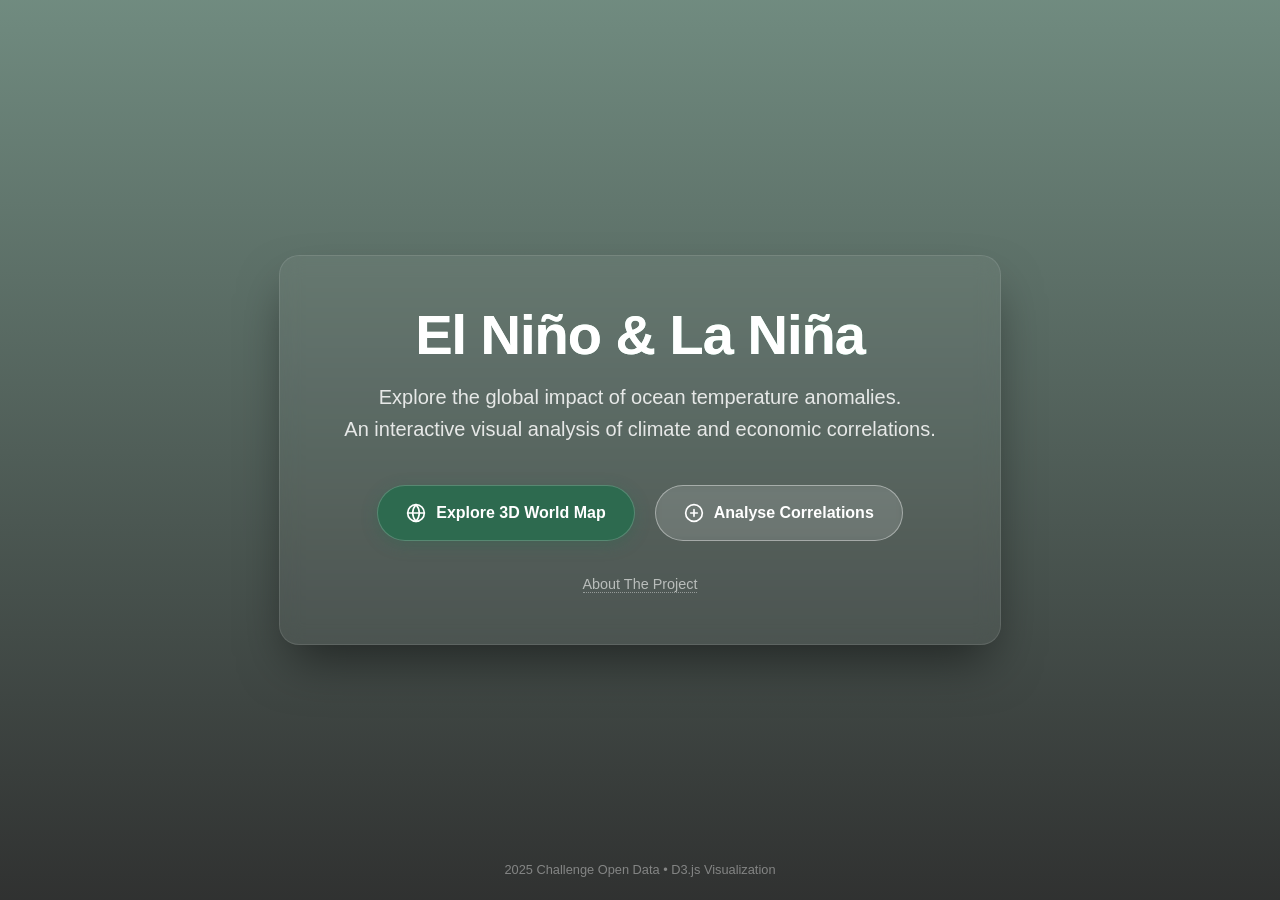
<file: index.html>
<!DOCTYPE html>
<html lang="en">
<head>
    <meta charset="UTF-8" />
    <meta name="viewport" content="width=device-width, initial-scale=1.0" />
    <title>El Niño & La Niña — Global Visual Analysis</title>
    <link rel="stylesheet" href="styles/main.css" />
</head>
<body>
   <style>
    body {
      overflow: hidden;
    }
  </style> 
    <div class="hero-background"></div>
    
    <div class="hero-overlay"></div>

    <div class="hero-content">
        <div class="glass-card">
            <h1>El Niño & La Niña</h1>
            <p class="subtitle">
                Explore the global impact of ocean temperature anomalies.<br>
                An interactive visual analysis of climate and economic correlations.
            </p>

            <div class="cta-group">
                <a href="map.html" class="cta-btn cta-primary">
                    <svg width="20" height="20" viewBox="0 0 24 24" fill="none" stroke="currentColor" stroke-width="2" stroke-linecap="round" stroke-linejoin="round"><circle cx="12" cy="12" r="10"></circle><path d="M2 12h20"></path><path d="M12 2a15.3 15.3 0 0 1 4 10 15.3 15.3 0 0 1-4 10 15.3 15.3 0 0 1-4-10 15.3 15.3 0 0 1 4-10z"></path></svg>
                    Explore 3D World Map
                </a>
                
                <a href="scatterplot.html" class="cta-btn cta-secondary">
                    <svg width="20" height="20" viewBox="0 0 24 24" fill="none" stroke="currentColor" stroke-width="2" stroke-linecap="round" stroke-linejoin="round"><circle cx="12" cy="12" r="10"></circle><path d="M8 12h8"></path><path d="M12 8v8"></path></svg>
                    Analyse Correlations
                </a>
            </div>
            
            <div style="margin-top: 30px;">
                <a href="about.html" style="color: rgba(255,255,255,0.6); text-decoration: none; font-size: 0.9rem; border-bottom: 1px dotted rgba(255,255,255,0.4);">About The Project</a>
            </div>
        </div>

        <div class="footer-credits">
            2025 Challenge Open Data &bull; D3.js Visualization
        </div>
    </div>

</body>
</html>
</file>
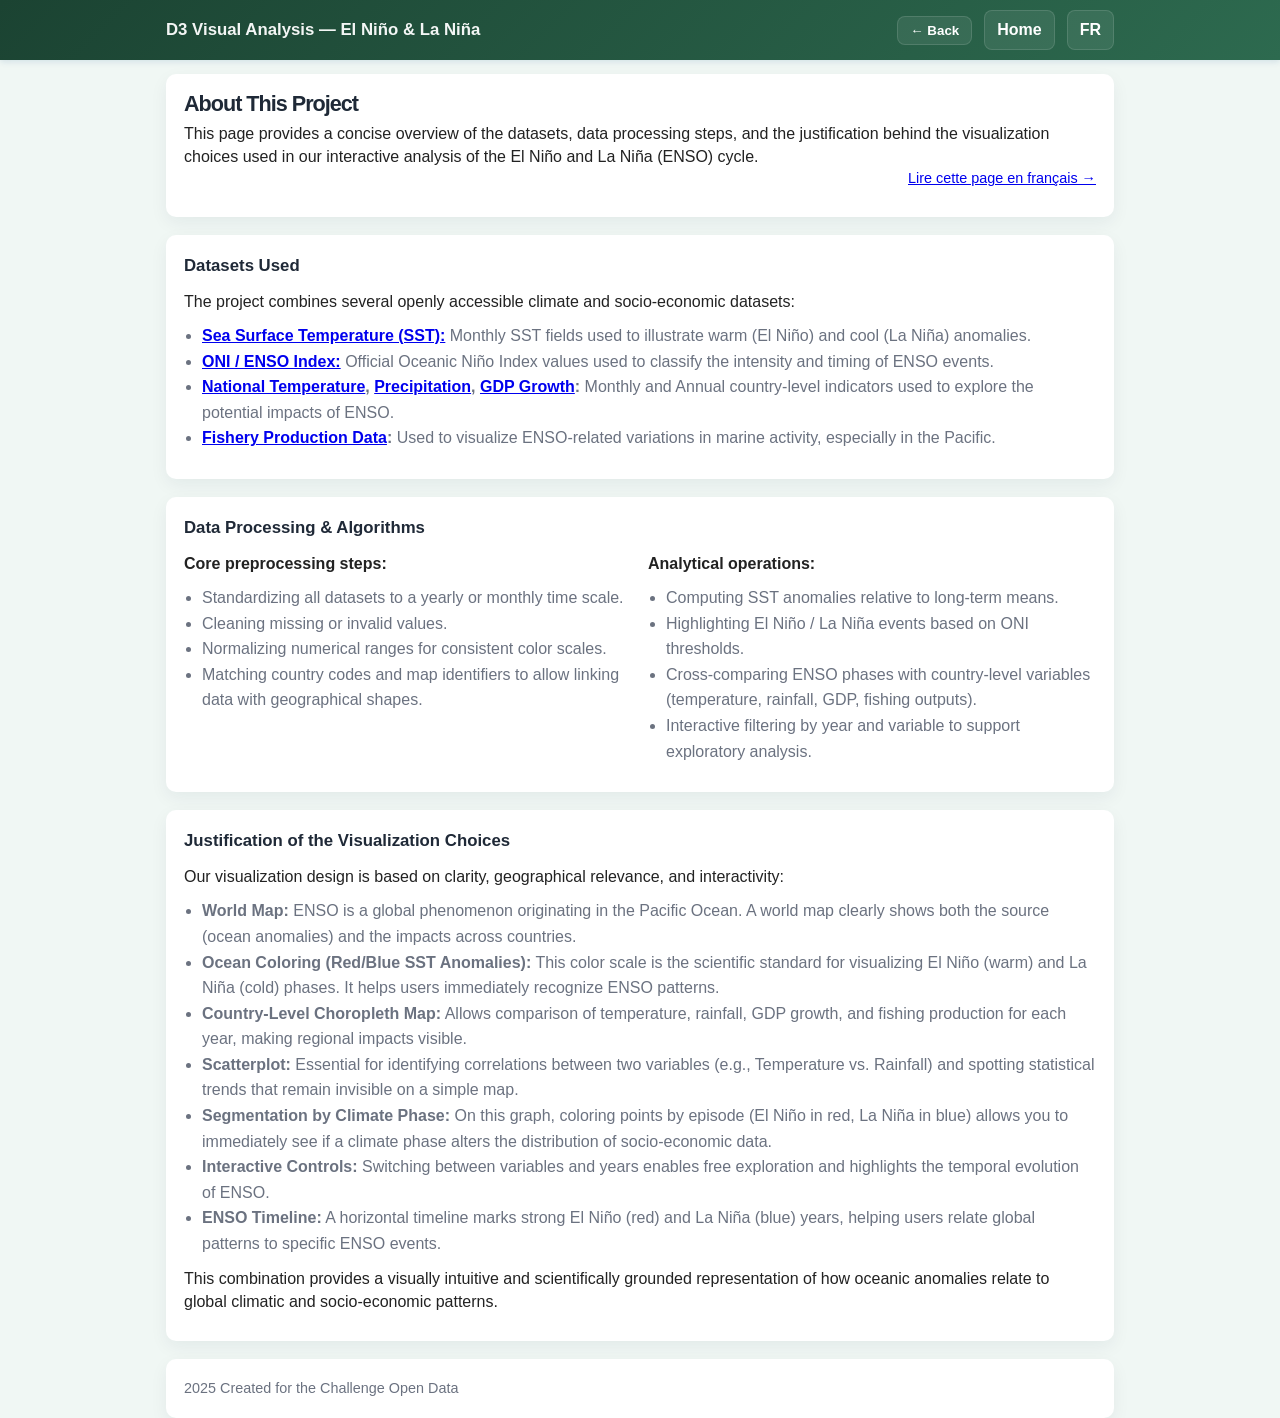
<file: about.html>
<!doctype html>
<html lang="en">
<head>
    <meta charset="utf-8" />
    <meta name="viewport" content="width=device-width,initial-scale=1" />
    <link rel="alternate" hreflang="en" href="about.html">
    <link rel="alternate" hreflang="fr" href="about_fr.html">
    <title>About — Visual Analysis of El Niño / La Niña</title>
    <link rel="stylesheet" href="styles/main.css" />
    <style>
        /* Small page-specific helpers while using the main theme */
        :root{ --maxw:980px; }
        .container{ max-width:var(--maxw); margin:0 auto; padding:0 16px; }
        /* Restore nav-row so header items sit in one line (brand, spacer, buttons) */
        .nav-row{ display:flex; gap:12px; align-items:center; width:100%; }
        .nav-row .brand{ margin-right:0; }
        .card{ background:#fff; border-radius:10px; padding:18px; box-shadow:0 6px 18px rgba(20,40,60,.06); }
        .grid-2{ display:grid; grid-template-columns:1fr 1fr; gap:16px; }
        @media (max-width:720px){ .grid-2{grid-template-columns:1fr} }
        /* Use the scatterplot header gradient to match style */
        header{ height:7vh; min-height:60px; color:#fff; display:flex; align-items:center; padding:0 18px; background:linear-gradient(135deg,#1b4332 0%,#2d6a4f 100%); box-shadow:0 2px 6px rgba(11,78,139,.12); }
        /* Ensure content cards have vertical spacing */
        main{ margin-top: 14px; display: grid; gap:18px; }
        .brand{ font-weight:600; font-size:1.05rem; color:rgba(255,255,255,0.95); }
        .btn{ background:rgba(255,255,255,.08); border:1px solid rgba(255,255,255,.12); color:#fff; padding:6px 12px; border-radius:8px; cursor:pointer; font-weight:600; display:inline-flex; gap:8px; align-items:center; text-decoration:none; }
        .btn:hover{ background:rgba(255,255,255,.14); }
        h1{ margin:0 0 6px 0; font-size:1.35rem; }
        h2{ margin:0 0 10px 0; font-size:1.05rem; }
        p{ color:#222; line-height:1.45; margin:0 0 10px 0; }
        ul{ margin:0 0 10px 18px; color:var(--text-muted, #6c757d); }
        footer{ color:var(--text-muted, #6c757d); font-size:0.9rem; padding:10px 0; text-align:center; }
        body{ overflow: scroll; }
    </style>
</head>
<body>
    <header>
        <div class="container nav-row" role="navigation" aria-label="Top navigation">
            <div class="brand">D3 Visual Analysis — El Niño & La Niña</div>
            <div style="flex:1"></div>
            <button class="btn" id="backBtn" title="Back">← Back</button>
            <a class="btn" href="index.html" title="Home">Home</a>
            <a class="btn" href="about_fr.html" title="Français">FR</a>
        </div>
    </header>

    <div class="container">
        <main>
            <section class="card" aria-labelledby="overviewTitle">
                <h1 id="overviewTitle">About This Project</h1>
                <p>
                    This page provides a concise overview of the datasets, data processing steps, and the 
                    justification behind the visualization choices used in our interactive analysis 
                    of the El Niño and La Niña (ENSO) cycle.
                </p>
                <p style="text-align:right; font-size:0.9rem; color:var(--muted); margin-top:-10px;">
                    <a href="about_fr.html">Lire cette page en français →</a>
                </p>
            </section>

            <section class="card" aria-labelledby="dataTitle">
                <h2 id="dataTitle">Datasets Used</h2>
                <p>The project combines several openly accessible climate and socio-economic datasets:</p>
                <ul>
                    <li><strong><a href="https://psl.noaa.gov">Sea Surface Temperature (SST):</a></strong> Monthly SST fields used to illustrate warm (El Niño) and cool (La Niña) anomalies.</li>
                    <li><strong><a href="https://psl.noaa.gov/data/correlation/oni.data">ONI / ENSO Index:</a></strong> Official Oceanic Niño Index values used to classify the intensity and timing of ENSO events.</li>
                    <li><strong>
                        <a href="https://cds.climate.copernicus.eu/datasets/reanalysis-era5-single-levels-monthly-means?tab=overview">National Temperature</a>, 
                        <a href="https://opendata.dwd.de/climate_environment/GPCC/html/fulldata-monthly_v2022_doi_download.html">Precipitation</a>, 
                        <a href="https://data.worldbank.org/">GDP Growth</a>:</strong> Monthly and Annual country-level indicators used to explore the potential impacts of ENSO.</li>
                    <li><strong><a href="https://www.fao.org/fishery/statistics-query/en/capture/capture_quantity">Fishery Production Data</a>:</strong> Used to visualize ENSO-related variations in marine activity, especially in the Pacific.</li>
                </ul>
            </section>

            <section class="card" aria-labelledby="procTitle">
                <h2 id="procTitle">Data Processing & Algorithms</h2>
                <div class="grid-2">
                    <div>
                        <p><strong>Core preprocessing steps:</strong></p>
                        <ul>
                            <li>Standardizing all datasets to a yearly or monthly time scale.</li>
                            <li>Cleaning missing or invalid values.</li>
                            <li>Normalizing numerical ranges for consistent color scales.</li>
                            <li>Matching country codes and map identifiers to allow linking data with geographical shapes.</li>
                        </ul>
                    </div>
                    <div>
                        <p><strong>Analytical operations:</strong></p>
                        <ul>
                            <li>Computing SST anomalies relative to long-term means.</li>
                            <li>Highlighting El Niño / La Niña events based on ONI thresholds.</li>
                            <li>Cross-comparing ENSO phases with country-level variables (temperature, rainfall, GDP, fishing outputs).</li>
                            <li>Interactive filtering by year and variable to support exploratory analysis.</li>
                        </ul>
                    </div>
                </div>
            </section>

            <section class="card" aria-labelledby="vizTitle">
                <h2 id="vizTitle">Justification of the Visualization Choices</h2>
                <p>Our visualization design is based on clarity, geographical relevance, and interactivity:</p>
                <ul>
                    <li><strong>World Map:</strong> ENSO is a global phenomenon originating in the Pacific Ocean. A world map clearly shows both the source (ocean anomalies) and the impacts across countries.</li>
                    <li><strong>Ocean Coloring (Red/Blue SST Anomalies):</strong> This color scale is the scientific standard for visualizing El Niño (warm) and La Niña (cold) phases. It helps users immediately recognize ENSO patterns.</li>
                    <li><strong>Country-Level Choropleth Map:</strong> Allows comparison of temperature, rainfall, GDP growth, and fishing production for each year, making regional impacts visible.</li>
                    <li><strong>Scatterplot:</strong> Essential for identifying correlations between two variables (e.g., Temperature vs. Rainfall) and spotting statistical trends that remain invisible on a simple map.</li>
                    <li><strong>Segmentation by Climate Phase:</strong> On this graph, coloring points by episode (El Niño in red, La Niña in blue) allows you to immediately see if a climate phase alters the distribution of socio-economic data.</li>
                    <li><strong>Interactive Controls:</strong> Switching between variables and years enables free exploration and highlights the temporal evolution of ENSO.</li>
                    <li><strong>ENSO Timeline:</strong> A horizontal timeline marks strong El Niño (red) and La Niña (blue) years, helping users relate global patterns to specific ENSO events.</li>
                </ul>
                <p>
                    This combination provides a visually intuitive and scientifically grounded representation 
                    of how oceanic anomalies relate to global climatic and socio-economic patterns.
                </p>
            </section>

            <footer class="card" role="contentinfo">
                <div style="display:flex;justify-content:space-between;align-items:center;gap:12px;flex-wrap:wrap">
                    <div style="color:var(--muted)">2025 Created for the Challenge Open Data</div>
                    </div>
            </footer>

        </main>
    </div>

    <script>
        // Back button uses browser history if available, otherwise navigates to index.html
        document.getElementById('backBtn').addEventListener('click', function(){
            if (history.length > 1) history.back();
            else window.location.href = 'index.html';
        });
    </script>
</body>
</html>
</file>
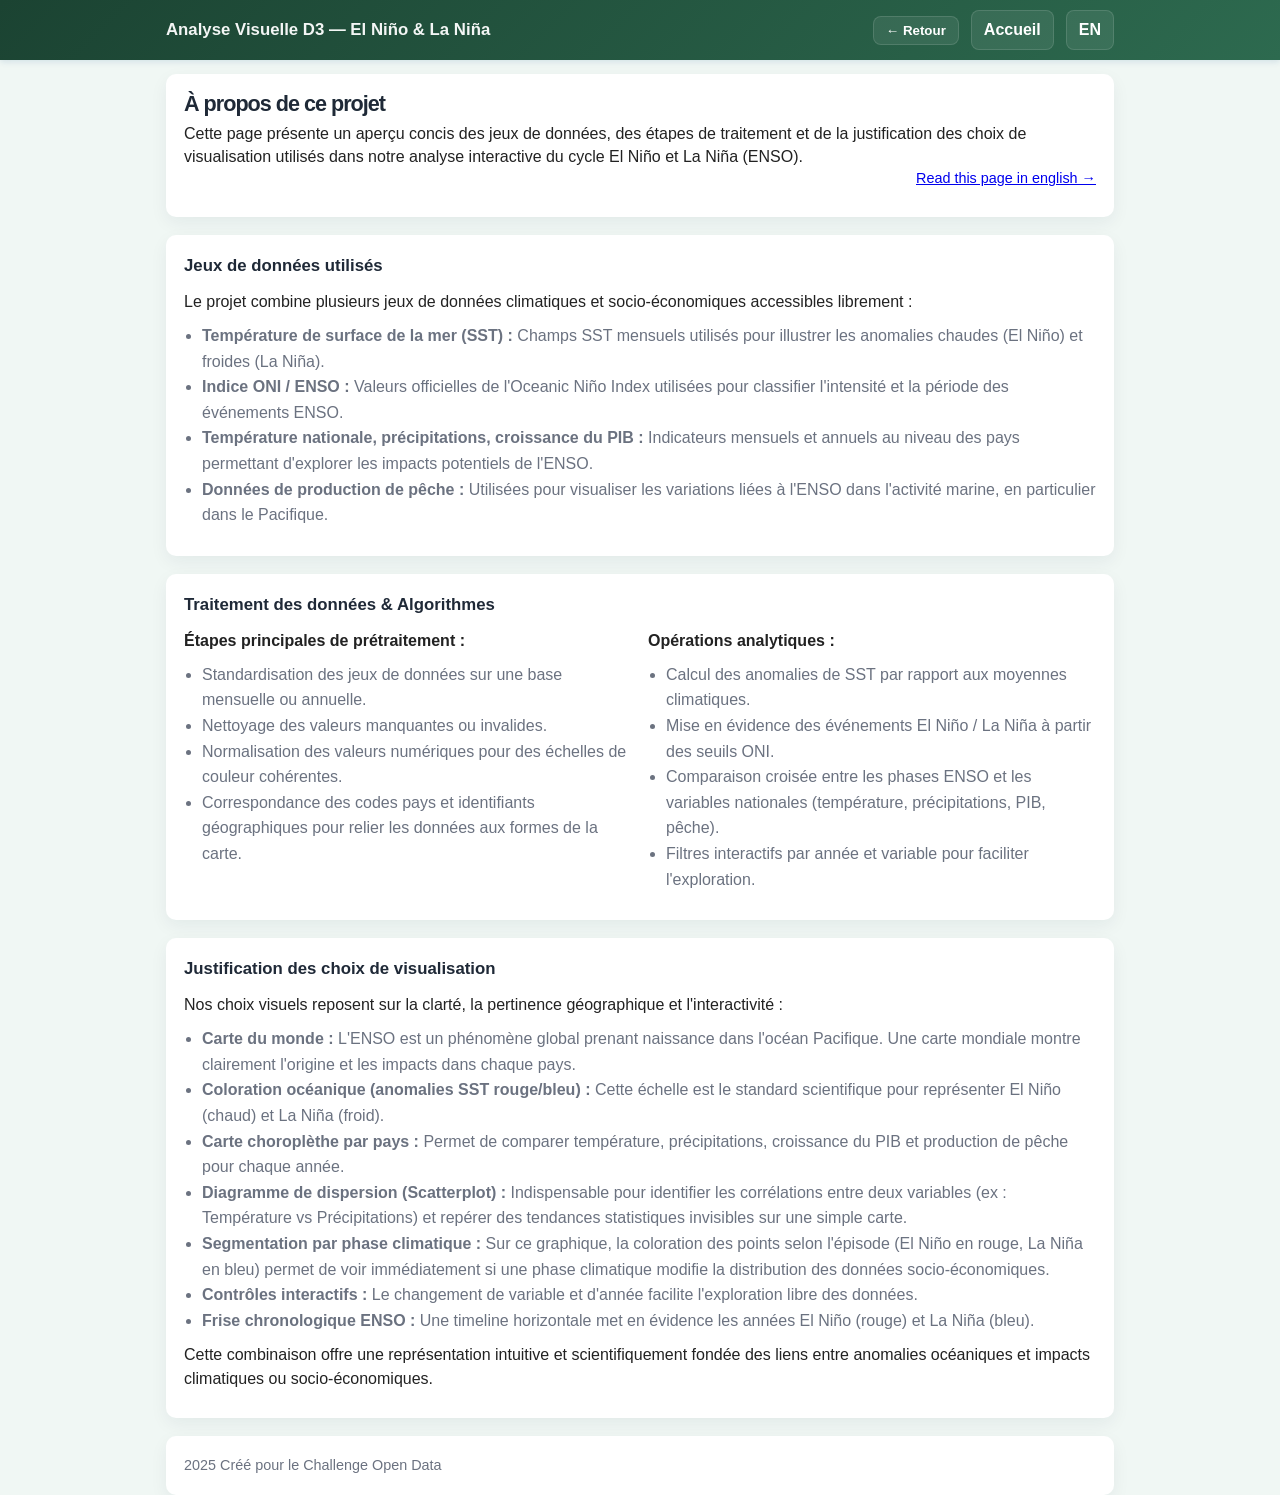
<file: about_fr.html>
<!doctype html>
<html lang="fr">
<head>
    <meta charset="utf-8" />
    <meta name="viewport" content="width=device-width,initial-scale=1" />
    <link rel="alternate" hreflang="fr" href="about_fr.html">
    <title>À propos — Analyse Visuelle d'El Niño / La Niña</title>
    <link rel="stylesheet" href="styles/main.css" />
    <style>
        /* Small page-specific helpers while using the main theme */
        :root{ --maxw:980px; }
        .container{ max-width:var(--maxw); margin:0 auto; padding:0 16px; }
        /* Restore nav-row so header items sit in one line (brand, spacer, buttons) */
        .nav-row{ display:flex; gap:12px; align-items:center; width:100%; }
        .nav-row .brand{ margin-right:0; }
        .card{ background:#fff; border-radius:10px; padding:18px; box-shadow:0 6px 18px rgba(20,40,60,.06); }
        .grid-2{ display:grid; grid-template-columns:1fr 1fr; gap:16px; }
        @media (max-width:720px){ .grid-2{grid-template-columns:1fr} }
        /* Use the scatterplot header gradient to match style */
        header{ height:7vh; min-height:60px; color:#fff; display:flex; align-items:center; padding:0 18px; background:linear-gradient(135deg,#1b4332 0%,#2d6a4f 100%); box-shadow:0 2px 6px rgba(11,78,139,.12); }
        /* Ensure content cards have vertical spacing */
        main{ margin-top: 14px; display: grid; gap:18px; }
        .brand{ font-weight:600; font-size:1.05rem; color:rgba(255,255,255,0.95); }
        .btn{ background:rgba(255,255,255,.08); border:1px solid rgba(255,255,255,.12); color:#fff; padding:6px 12px; border-radius:8px; cursor:pointer; font-weight:600; display:inline-flex; gap:8px; align-items:center; text-decoration:none; }
        .btn:hover{ background:rgba(255,255,255,.14); }
        h1{ margin:0 0 6px 0; font-size:1.35rem; }
        h2{ margin:0 0 10px 0; font-size:1.05rem; }
        p{ color:#222; line-height:1.45; margin:0 0 10px 0; }
        ul{ margin:0 0 10px 18px; color:var(--text-muted, #6c757d); }
        footer{ color:var(--text-muted, #6c757d); font-size:0.9rem; padding:10px 0; text-align:center; }
        body{ overflow: scroll; }
    </style>
</head>
<body>
    <header>
        <div class="container nav-row" role="navigation" aria-label="Navigation principale">
            <div class="brand">Analyse Visuelle D3 — El Niño & La Niña</div>
            <div style="flex:1"></div>
            <button class="btn" id="backBtn" title="Retour">
                ← Retour
            </button>
            <a class="btn" href="index.html" title="Accueil">Accueil</a>
            <a class="btn" href="about.html" title="Anglais">EN</a>
        </div>
    </header>

    <div class="container">
        <main>
            <section class="card" aria-labelledby="overviewTitle">
                <h1 id="overviewTitle">À propos de ce projet</h1>
                <p>
                    Cette page présente un aperçu concis des jeux de données, des étapes de traitement et 
                    de la justification des choix de visualisation utilisés dans notre analyse interactive 
                    du cycle El Niño et La Niña (ENSO).
                </p>
                <p style="text-align:right; font-size:0.9rem; color:var(--muted); margin-top:-10px;">
                    <a href="about.html">Read this page in english →</a>
                </p>
            </section>

            <section class="card" aria-labelledby="dataTitle">
                <h2 id="dataTitle">Jeux de données utilisés</h2>
                <p>Le projet combine plusieurs jeux de données climatiques et socio-économiques accessibles librement :</p>
                <ul>
                    <li><strong>Température de surface de la mer (SST) :</strong> Champs SST mensuels utilisés pour illustrer les anomalies chaudes (El Niño) et froides (La Niña).</li>
                    <li><strong>Indice ONI / ENSO :</strong> Valeurs officielles de l'Oceanic Niño Index utilisées pour classifier l'intensité et la période des événements ENSO.</li>
                    <li><strong>Température nationale, précipitations, croissance du PIB :</strong> Indicateurs mensuels et annuels au niveau des pays permettant d'explorer les impacts potentiels de l'ENSO.</li>
                    <li><strong>Données de production de pêche :</strong> Utilisées pour visualiser les variations liées à l'ENSO dans l'activité marine, en particulier dans le Pacifique.</li>
                </ul>
            </section>

            <section class="card" aria-labelledby="procTitle">
                <h2 id="procTitle">Traitement des données & Algorithmes</h2>
                <div class="grid-2">
                    <div>
                        <p><strong>Étapes principales de prétraitement :</strong></p>
                        <ul>
                            <li>Standardisation des jeux de données sur une base mensuelle ou annuelle.</li>
                            <li>Nettoyage des valeurs manquantes ou invalides.</li>
                            <li>Normalisation des valeurs numériques pour des échelles de couleur cohérentes.</li>
                            <li>Correspondance des codes pays et identifiants géographiques pour relier les données aux formes de la carte.</li>
                        </ul>
                    </div>
                    <div>
                        <p><strong>Opérations analytiques :</strong></p>
                        <ul>
                            <li>Calcul des anomalies de SST par rapport aux moyennes climatiques.</li>
                            <li>Mise en évidence des événements El Niño / La Niña à partir des seuils ONI.</li>
                            <li>Comparaison croisée entre les phases ENSO et les variables nationales (température, précipitations, PIB, pêche).</li>
                            <li>Filtres interactifs par année et variable pour faciliter l'exploration.</li>
                        </ul>
                    </div>
                </div>
            </section>

            <section class="card" aria-labelledby="vizTitle">
                <h2 id="vizTitle">Justification des choix de visualisation</h2>
                <p>Nos choix visuels reposent sur la clarté, la pertinence géographique et l'interactivité :</p>
                <ul>
                    <li><strong>Carte du monde :</strong> L'ENSO est un phénomène global prenant naissance dans l'océan Pacifique. Une carte mondiale montre clairement l'origine et les impacts dans chaque pays.</li>
                    <li><strong>Coloration océanique (anomalies SST rouge/bleu) :</strong> Cette échelle est le standard scientifique pour représenter El Niño (chaud) et La Niña (froid).</li>
                    <li><strong>Carte choroplèthe par pays :</strong> Permet de comparer température, précipitations, croissance du PIB et production de pêche pour chaque année.</li>
                    <li><strong>Diagramme de dispersion (Scatterplot) :</strong> Indispensable pour identifier les corrélations entre deux variables (ex : Température vs Précipitations) et repérer des tendances statistiques invisibles sur une simple carte.</li>
                    <li><strong>Segmentation par phase climatique :</strong> Sur ce graphique, la coloration des points selon l'épisode (El Niño en rouge, La Niña en bleu) permet de voir immédiatement si une phase climatique modifie la distribution des données socio-économiques.</li>
                    <li><strong>Contrôles interactifs :</strong> Le changement de variable et d'année facilite l'exploration libre des données.</li>
                    <li><strong>Frise chronologique ENSO :</strong> Une timeline horizontale met en évidence les années El Niño (rouge) et La Niña (bleu).</li>
                </ul>
                <p>
                    Cette combinaison offre une représentation intuitive et scientifiquement fondée des liens entre anomalies océaniques et impacts climatiques ou socio-économiques.
                </p>
            </section>

            <footer class="card" role="contentinfo">
                <div style="display:flex;justify-content:space-between;align-items:center;gap:12px;flex-wrap:wrap">
                    <div style="color:var(--muted)">2025 Créé pour le Challenge Open Data</div>
                    </div>
            </footer>

        </main>
    </div>

    <script>
        // Bouton retour : historique navigateur ou page d'accueil
        document.getElementById('backBtn').addEventListener('click', function(){
            if (history.length > 1) history.back();
            else window.location.href = 'index.html';
        });
    </script>
</body>
</html>
</file>
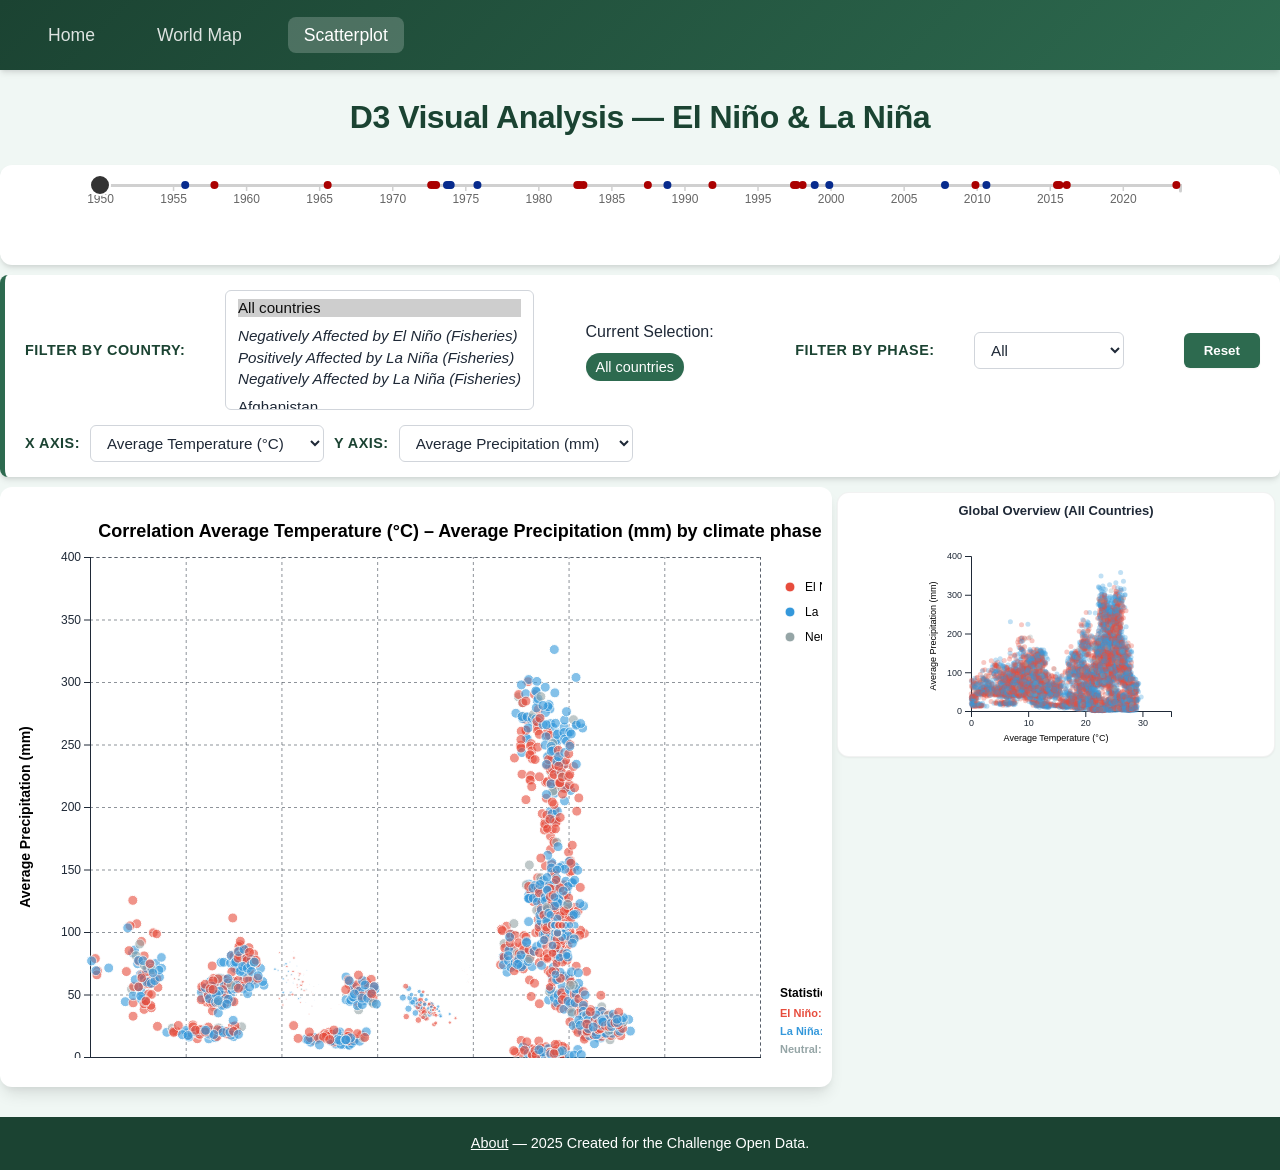
<file: scatterplot.html>
<!DOCTYPE html>
<html lang="en">
<head>
  <meta charset="UTF-8" />
  <meta name="viewport" content="width=device-width, initial-scale=1.0" />
  <title>D3 El niño and La niña Visualization</title>
  <link rel="stylesheet" href="styles/main.css" />
</head>
<body>
<style>
  body {
    display: block;
    overflow: scroll;
  }

  .content {
    margin: 30px auto;
  }

  .main-headline {
    margin-bottom: 30px;
  }

  .footer-link {
    z-index: unset;
  }
</style>

<header class="main-header">
    <nav class="main-navigation">
        <ul>
            <li><a href="index.html">Home</a></li>
            <li><a href="map.html">World Map</a></li>
            <li><a href="scatterplot.html" class="active">Scatterplot</a></li>
        </ul>
    </nav>
</header>

<main class="content">
  <h1 class="main-headline">D3 Visual Analysis — El Niño & La Niña</h1>
  
  <!-- Timeline -->
  <div id="timeline-chart"></div>
  
  <!-- Scatterplot -->
  <div id="scatterplot-chart"></div>
</main>

<div id="chart-overlay-backdrop" class="overlay-backdrop">
  <div class="overlay-content">
    <button id="overlay-close-btn">&times;</button>
    <h2 id="overlay-title"></h2>
    <div id="overlay-chart-container"></div>
  </div>
</div>

<footer class="main-footer">
    <p>
        <a href="about.html" class="footer-link">About</a> — 2025 Created for the Challenge Open Data.
    </p>
</footer>

<!-- 1. Libraries -->
<script src="scripts/d3.v7.min.js"></script>

<!-- 2. Data Blobs (MUST be before other scripts) -->
<script src="scripts/data_temperature_by_country.js"></script>
<script src="scripts/data_rainfall_by_country.js"></script>
<script src="scripts/data_fishing_by_country_year.js"></script>
<script src="scripts/data_oni_monthly.js"></script>

<!-- 3. Main helper (global decompression + data blobs) -->
<script src="scripts/main.js"></script>

<!-- 4. Feature scripts -->
<script src="scripts/scatter-plot.js"></script>
<script src="scripts/timeline.js"></script>

<!-- 5. Initialize visualizations -->
<script>
  document.addEventListener('DOMContentLoaded', async function() {
    try {
      await createScatterPlot();
      await createTimelineScale(false);
    } catch (error) {
      console.error('Error initializing visualizations:', error);
    }
  });
</script>

</body>
</html>
</file>
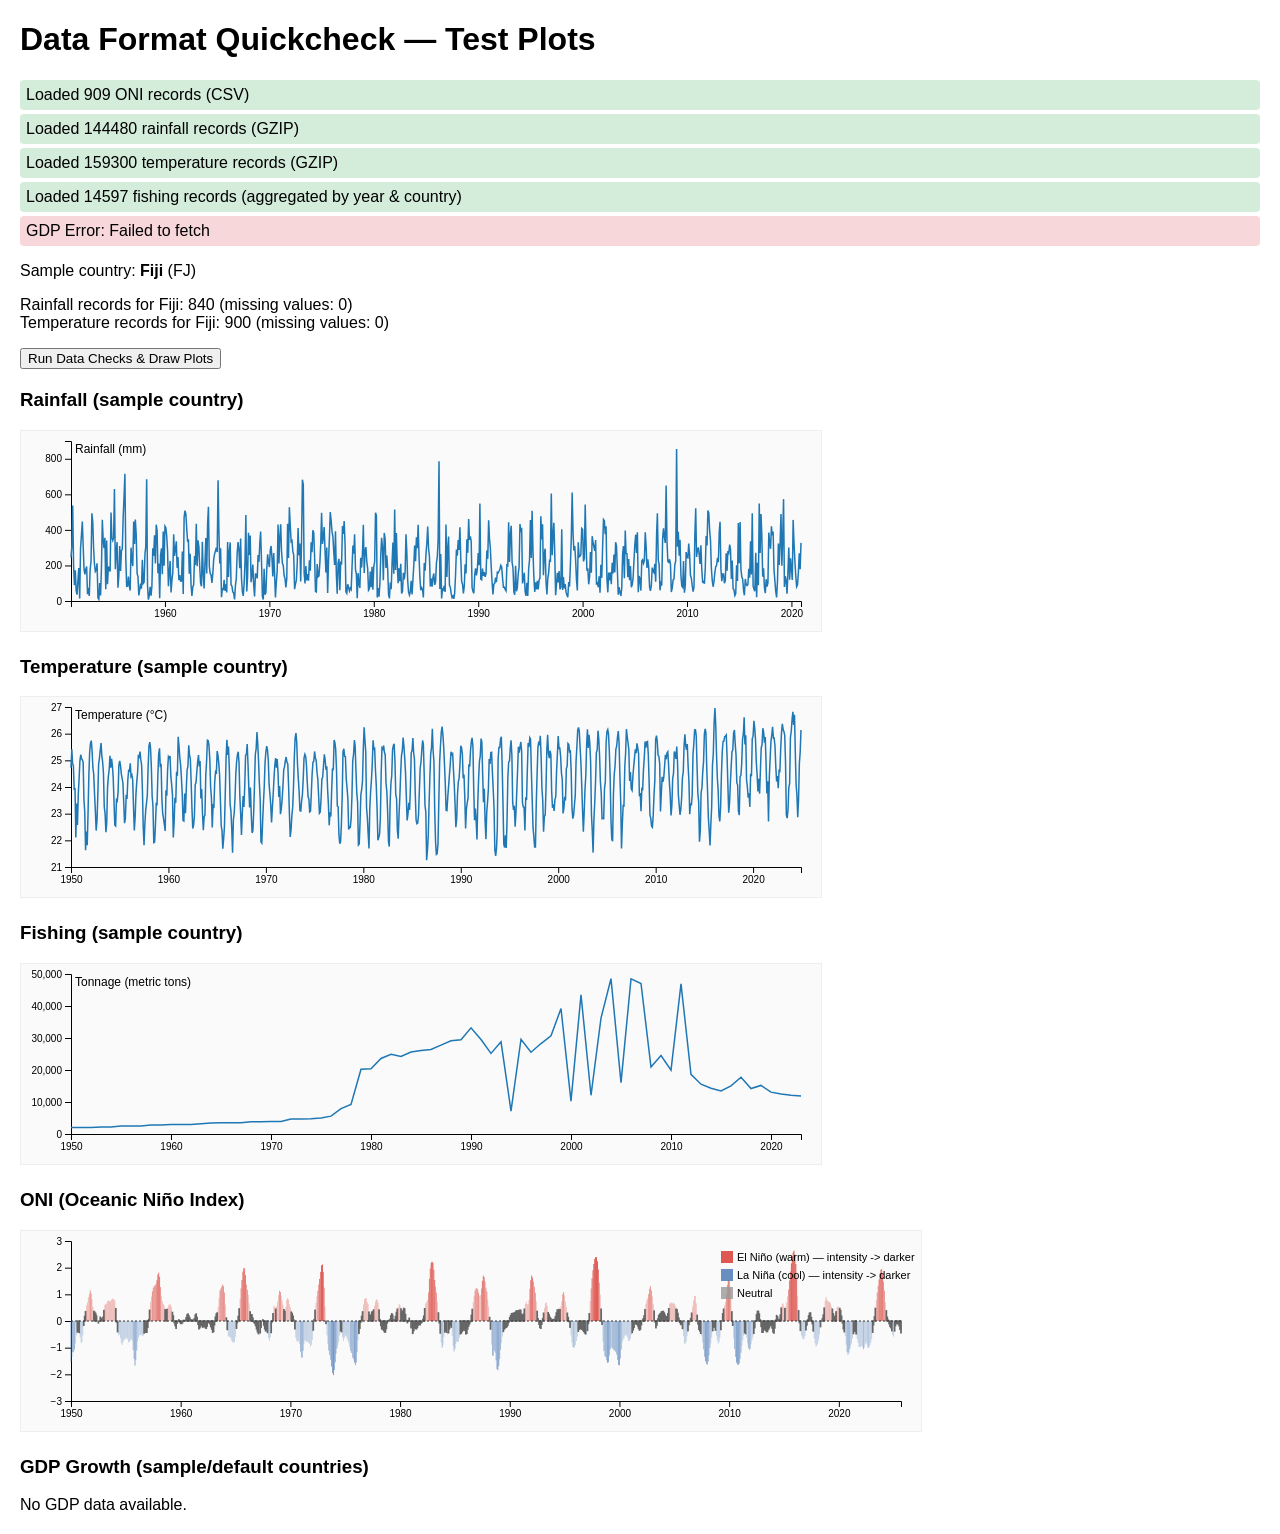
<file: test_plots.html>
<!doctype html>
<html>
<head>
    <meta charset="utf-8">
    <title>Test Plots — Data Format Check</title>
    <script src="scripts/d3.v7.min.js"></script>
    <script src="scripts/data-processing.js"></script>
    <style>
        body { font-family: Arial, sans-serif; margin: 20px; }
        #status-container { margin-bottom: 10px; }
        .status { padding: 6px; border-radius: 4px; margin-bottom: 4px; }
        .status.loading { background: #fff3cd; }
        .status.success { background: #d4edda; }
        .status.error { background: #f8d7da; }
        .chart { margin: 20px 0; }
        svg { border: 1px solid #eee; background: #fafafa; }
    </style>
</head>
<body>
    <h1>Data Format Quickcheck — Test Plots</h1>
    <div id="status-container"></div>
    <div id="data-container"></div>

    <div id="plots">
        <div class="chart">
            <h3>Rainfall (sample country)</h3>
            <div id="rainfall-plot"></div>
        </div>
        <div class="chart">
            <h3>Temperature (sample country)</h3>
            <div id="temperature-plot"></div>
        </div>
        <div class="chart">
            <h3>Fishing (sample country)</h3>
            <div id="fishing-plot"></div>
        </div>
        <div class="chart">
            <h3>ONI (Oceanic Niño Index)</h3>
            <div id="oni-plot"></div>
        </div>
        <div class="chart">
            <h3>GDP Growth (sample/default countries)</h3>
            <div id="gdp-plot"></div>
        </div>
    </div>

    <script>
        // Helper to draw a simple timeseries line chart
        function drawTimeSeries(containerSelector, data, valueKey, yLabel) {
            const container = d3.select(containerSelector);
            container.selectAll('*').remove();

            if (!data || data.length === 0) {
                container.append('div').text('No data to display for this series.');
                return;
            }

            const margin = {top: 10, right: 20, bottom: 30, left: 50};
            const width = 800 - margin.left - margin.right;
            const height = 200 - margin.top - margin.bottom;

            const svg = container.append('svg')
                .attr('width', width + margin.left + margin.right)
                .attr('height', height + margin.top + margin.bottom)
              .append('g')
                .attr('transform', `translate(${margin.left},${margin.top})`);

            const x = d3.scaleTime()
                .domain(d3.extent(data, d => d.date))
                .range([0, width]);

            const y = d3.scaleLinear()
                .domain(d3.extent(data, d => +d[valueKey])).nice()
                .range([height, 0]);

            const xAxis = d3.axisBottom(x).ticks(6);
            const yAxis = d3.axisLeft(y).ticks(6);

            svg.append('g')
                .attr('transform', `translate(0,${height})`)
                .call(xAxis);

            svg.append('g')
                .call(yAxis);

            const line = d3.line()
                .defined(d => d.date && !isNaN(d[valueKey]))
                .x(d => x(d.date))
                .y(d => y(+d[valueKey]));

            svg.append('path')
                .datum(data.sort((a,b) => a.date - b.date))
                .attr('fill', 'none')
                .attr('stroke', '#1f77b4')
                .attr('stroke-width', 1.5)
                .attr('d', line);

            svg.append('text')
                .attr('x', 4)
                .attr('y', 12)
                .style('font-size', '12px')
                .text(yLabel);
        }

        async function runChecks() {
            // Load both datasets using the shared loader functions
            const oni = await loadONIData();
            const rainfall = await loadRainfallData();
            const temperature = await loadTemperatureData();
            const fishing = await loadFishingData();
            // Load GDP for a few default countries (API may restrict queries)
            const gdp = await loadGDPData(['PER','ECU','CHL','COL']);

            // Quick sanity logging
            console.log('Rainfall sample:', rainfall && rainfall.length ? rainfall.slice(0,5) : rainfall);
            console.log('Temperature sample:', temperature && temperature.length ? temperature.slice(0,5) : temperature);

            // Pick first country found in rainfall data (if available)
            let sampleCountry = null;
            if (rainfall && rainfall.length) {
                sampleCountry = rainfall.find(d => d.country_code || d.country_name);
            }
            if (!sampleCountry && temperature && temperature.length) {
                sampleCountry = temperature.find(d => d.country_code || d.country_name);
            }

            if (!sampleCountry) {
                d3.select('#data-container').html('<p>No country-level data found. Check CSV paths and formats.</p>');
                return;
            }

            const countryCode = sampleCountry.country_code || sampleCountry.country_name;
            const countryName = sampleCountry.country_name || countryCode;

            d3.select('#data-container').html(`<p>Sample country: <strong>${countryName}</strong> (${countryCode})</p>`);

            // Filter series for that country
            const rainSeries = (rainfall || []).filter(d => (d.country_code === countryCode) || (d.country_name === countryName));
            const tempSeries = (temperature || []).filter(d => (d.country_code === countryCode) || (d.country_name === countryName));
            const fishSeries = (fishing || []).filter(d => {
                const name = (d.country_name || d.country || '').toString();
                const iso3 = (d.country_iso3 || '').toString();
                const uncode = (d.country_un_code || '').toString();
                const matchName = name && name.toLowerCase() === (countryName || '').toLowerCase();
                const matchIso = iso3 && iso3.toUpperCase() === (countryCode || '').toString().toUpperCase();
                const matchUn = uncode && uncode === (countryCode || '').toString();
                return matchName || matchIso || matchUn;
            });

            // Ensure date parsing
            rainSeries.forEach(d => { if (!(d.date instanceof Date)) d.date = new Date(d.date); });
            tempSeries.forEach(d => { if (!(d.date instanceof Date)) d.date = new Date(d.date); });

            drawTimeSeries('#rainfall-plot', rainSeries, 'rainfall', 'Rainfall (mm)');
            drawTimeSeries('#temperature-plot', tempSeries, 'temperature', 'Temperature (°C)');
            // Map aggregated fishing rows to a date + numeric `total_tonnes` field for plotting
            const fishMapped = fishSeries.map(d => ({
                date: d.year ? new Date(+d.year,0,1) : (d.date ? new Date(d.date) : null),
                total_tonnes: d.total_tonnes !== undefined ? +d.total_tonnes : (d.tonnage !== undefined ? +d.tonnage : NaN)
            }));
            drawTimeSeries('#fishing-plot', fishMapped, 'total_tonnes', 'Tonnage (metric tons)');

            // Draw ONI plot (monthly values colored by phase/intensity)
            const oniSeries = (oni || []).filter(d => d.date && !isNaN(d.oni));
            drawONIPlot('#oni-plot', oniSeries);

            // GDP plotting: try to find GDP for sample country; otherwise plot default countries returned by the API
            let gdpForCountry = [];
            if (gdp && gdp.length) {
                gdpForCountry = gdp.filter(d => {
                    return (d.country && d.country.toLowerCase() === (countryName || '').toLowerCase()) || (d.countryCode && d.countryCode === countryCode);
                });
            }

            if (gdpForCountry && gdpForCountry.length) {
                // Map to date + value
                const gdpSeries = gdpForCountry.map(d => ({ date: new Date(d.year,0,1), gdpGrowth: d.gdpGrowth }));
                drawTimeSeries('#gdp-plot', gdpSeries, 'gdpGrowth', 'GDP growth (%)');
            } else if (gdp && gdp.length) {
                // Group by country and draw multiple series
                const grouped = Array.from(d3.group(gdp, d => d.country), ([name, values]) => ({ name, values: values.map(v => ({ date: new Date(v.year,0,1), gdpGrowth: v.gdpGrowth })) }));
                drawMultiSeries('#gdp-plot', grouped, 'gdpGrowth', 'GDP growth (%)');
            } else {
                d3.select('#gdp-plot').append('div').text('No GDP data available.');
            }

            // Additional quick checks: counts and missing values
            const rainCount = rainSeries.length;
            const tempCount = tempSeries.length;
            const rainMissing = rainSeries.filter(d => isNaN(d.rainfall)).length;
            const tempMissing = tempSeries.filter(d => isNaN(d.temperature)).length;

            d3.select('#data-container')
                .append('div')
                .html(`<p>Rainfall records for ${countryName}: ${rainCount} (missing values: ${rainMissing})<br>Temperature records for ${countryName}: ${tempCount} (missing values: ${tempMissing})</p>`);
        }

        window.addEventListener('DOMContentLoaded', () => {
            // Provide a manual button to re-run the checks
            const btn = d3.select('body').insert('button', '#plots')
                .text('Run Data Checks & Draw Plots')
                .style('display', 'block')
                .style('margin', '10px 0')
                .on('click', runChecks);

            // Also run once automatically
            runChecks();
        });

        // Draw multiple series (e.g., multiple countries) with legend
        function drawMultiSeries(containerSelector, seriesArray, valueKey, yLabel) {
            const container = d3.select(containerSelector);
            container.selectAll('*').remove();

            if (!seriesArray || seriesArray.length === 0) {
                container.append('div').text('No series to display.');
                return;
            }

            const margin = {top: 10, right: 120, bottom: 30, left: 50};
            const width = 800 - margin.left - margin.right;
            const height = 240 - margin.top - margin.bottom;

            const svg = container.append('svg')
                .attr('width', width + margin.left + margin.right)
                .attr('height', height + margin.top + margin.bottom)
              .append('g')
                .attr('transform', `translate(${margin.left},${margin.top})`);

            const allValues = seriesArray.flatMap(s => s.values);
            const x = d3.scaleTime().domain(d3.extent(allValues, d => d.date)).range([0, width]);
            const y = d3.scaleLinear().domain(d3.extent(allValues, d => +d[valueKey])).nice().range([height, 0]);

            svg.append('g').attr('transform', `translate(0,${height})`).call(d3.axisBottom(x).ticks(6));
            svg.append('g').call(d3.axisLeft(y).ticks(6));

            const color = d3.scaleOrdinal(d3.schemeTableau10).domain(seriesArray.map(s => s.name));

            const line = d3.line().defined(d => d.date && !isNaN(d[valueKey])).x(d => x(d.date)).y(d => y(+d[valueKey]));

            seriesArray.forEach(s => {
                svg.append('path')
                    .datum(s.values.sort((a,b) => a.date - b.date))
                    .attr('fill', 'none')
                    .attr('stroke', color(s.name))
                    .attr('stroke-width', 1.5)
                    .attr('d', line);
            });

            // Legend
            const legend = svg.append('g').attr('transform', `translate(${width + 10},0)`);
            seriesArray.forEach((s, i) => {
                const g = legend.append('g').attr('transform', `translate(0,${i*18})`);
                g.append('rect').attr('width',12).attr('height',12).attr('fill', color(s.name));
                g.append('text').attr('x',16).attr('y',10).text(s.name).style('font-size','12px');
            });
        }

        // Draw ONI monthly bar chart colored by phase (El Niño warm, La Niña cool)
        function drawONIPlot(containerSelector, data) {
            const container = d3.select(containerSelector);
            container.selectAll('*').remove();

            if (!data || data.length === 0) {
                container.append('div').text('No ONI data available.');
                return;
            }

            const margin = {top: 10, right: 20, bottom: 30, left: 50};
            const width = 900 - margin.left - margin.right;
            const height = 200 - margin.top - margin.bottom;

            const svg = container.append('svg')
                .attr('width', width + margin.left + margin.right)
                .attr('height', height + margin.top + margin.bottom)
              .append('g')
                .attr('transform', `translate(${margin.left},${margin.top})`);

            const sorted = data.slice().sort((a,b) => a.date - b.date);
            const x = d3.scaleTime().domain(d3.extent(sorted, d => d.date)).range([0, width]);
            // Use symmetric domain around zero based on maximum absolute ONI value.
            let maxAbs = d3.max(sorted, d => Math.abs(+d.oni));
            if (!isFinite(maxAbs) || isNaN(maxAbs)) maxAbs = 1;
            // Cap extreme values to avoid bad scaling from malformed rows
            const cap = 10; // ONI values beyond this are likely malformed
            if (maxAbs > cap) maxAbs = cap;
            const pad = 1.05; // small padding
            const y = d3.scaleLinear().domain([-maxAbs * pad, maxAbs * pad]).nice().range([height, 0]);

            svg.append('g').attr('transform', `translate(0,${height})`).call(d3.axisBottom(x).ticks(8));
            svg.append('g').call(d3.axisLeft(y).ticks(6));

            // compute bar width from minimum adjacent spacing
            let minDx = Infinity;
            for (let i = 1; i < sorted.length; i++) {
                const dx = Math.abs(x(sorted[i].date) - x(sorted[i-1].date));
                if (dx > 0 && dx < minDx) minDx = dx;
            }
            const barWidth = (isFinite(minDx) ? minDx * 0.9 : (width / sorted.length) * 0.8);

            const phaseColor = phase => {
                if (!phase) return '#999';
                if (phase.toLowerCase().includes('el')) return '#d73027';
                if (phase.toLowerCase().includes('la')) return '#4575b4';
                return '#999';
            };

            const intensityWeight = intensity => {
                if (!intensity) return 0.15;
                const key = intensity.toLowerCase();
                if (key.includes('very')) return 1.0;
                if (key.includes('strong')) return 0.8;
                if (key.includes('moderate')) return 0.6;
                if (key.includes('weak')) return 0.35;
                return 0.15;
            };

            const zeroY = y(0);

            svg.selectAll('rect.oni-bar')
                .data(sorted)
                .enter()
                .append('rect')
                .attr('class', 'oni-bar')
                .attr('x', d => x(d.date) - barWidth/2)
                .attr('width', barWidth)
                .attr('y', d => d.oni >= 0 ? y(d.oni) : zeroY)
                .attr('height', d => Math.abs(y(d.oni) - zeroY))
                .attr('fill', d => {
                    const base = phaseColor(d.phase);
                    const c = d3.color(base) || d3.color('#999');
                    const opacity = intensityWeight(d.intensity);
                    // return an rgba string honoring opacity
                    return `rgba(${c.r},${c.g},${c.b},${opacity})`;
                })
                .attr('stroke', d => d.phase && d.phase.toLowerCase().includes('neutral') ? '#666' : 'none');

            // add a 0 line
            svg.append('line').attr('x1',0).attr('x2',width).attr('y1',zeroY).attr('y2',zeroY).attr('stroke','#333').attr('stroke-dasharray','2,2');

            // Legend
            const legend = svg.append('g').attr('transform', `translate(${width - 180},10)`);
            const legendItems = [
                {label: 'El Niño (warm) — intensity -> darker', color: '#d73027'},
                {label: 'La Niña (cool) — intensity -> darker', color: '#4575b4'},
                {label: 'Neutral', color: '#999'}
            ];
            legendItems.forEach((it, i) => {
                const g = legend.append('g').attr('transform', `translate(0,${i*18})`);
                g.append('rect').attr('width',12).attr('height',12).attr('fill', it.color).attr('opacity', 0.8);
                g.append('text').attr('x',16).attr('y',10).text(it.label).style('font-size','11px');
            });
        }
    </script>
</body>
</html>
</file>
<file: styles/main.css>
/* =========================================
   1. VARIABLES & RESET
   ========================================= */
:root {
  /* Gradient Green Palette */
  --color-primary-dark: #1b4332;   /* Deep dark green */
  --color-primary-medium: #2d6a4f; /* Leaf green */
  --color-primary-light: #40916c;  /* Natural green */
  --color-accent: #74c69d;         /* Mint green for hover/accent */
  --color-bg-light: #f0f7f4;       /* Very light background, slightly green */
  
  /* Neutral Colors & Text */
  --text-main: #1f2937;
  --text-muted: #6b7280;
  --bg-white: #ffffff;
  --border-color: #d1d5db;
  
  /* Shadows & Borders */
  --shadow-sm: 0 1px 2px 0 rgba(0, 0, 0, 0.05);
  --shadow-md: 0 4px 6px -1px rgba(0, 0, 0, 0.1), 0 2px 4px -1px rgba(0, 0, 0, 0.06);
  --shadow-lg: 0 10px 15px -3px rgba(0, 0, 0, 0.1), 0 4px 6px -2px rgba(0, 0, 0, 0.05);
  --radius-md: 8px;
  --radius-lg: 12px;
  
  /* Dimensions */
  --header-height: 70px;
  --footer-height: 60px;
  --container-width: 1200px;
}

*, *::before, *::after {
  box-sizing: border-box;
  margin: 0;
  padding: 0;
}

body {
  font-family: 'Segoe UI', Roboto, Helvetica, Arial, sans-serif;
  background-color: var(--color-bg-light);
  color: var(--text-main);
  line-height: 1.6;
  display: flex;
  flex-direction: column;
  min-height: 100vh;
}

/* =========================================
   2. GLOBAL LAYOUT (Header / Footer)
   ========================================= */

/* Header with requested green gradient */
.main-header {
  height: var(--header-height);
  background: linear-gradient(135deg, var(--color-primary-dark) 0%, var(--color-primary-medium) 100%);
  box-shadow: var(--shadow-md);
  position: sticky;
  top: 0;
  z-index: 1000;
  display: flex;
  align-items: center;
  padding: 0 2rem;
}

  .dataset-switch {
    margin-left: auto;
    display: flex;
    gap: 8px;
    align-items: center;
  }

  .dataset-switch button {
    background: transparent;
    border: 1px solid rgba(255,255,255,0.08);
    color: rgba(255,255,255,0.85);
    padding: 6px 10px;
    border-radius: 6px;
    font-size: 0.9rem;
    cursor: pointer;
    opacity: 0.95;
    transition: all 0.12s ease, transform 0.08s ease, opacity 0.12s ease;
  }

  .dataset-switch button:hover {
    background: rgba(255,255,255,0.04);
    transform: translateY(-1px);
    opacity: 1;
  }

  .dataset-switch button.selected {
    background: rgba(255,255,255,0.10);
    color: white;
    font-weight: 600;
  }
  
.main-navigation ul {
  display: flex;
  gap: 30px;
  list-style: none;
}

.main-navigation a {
  color: rgba(255, 255, 255, 0.85);
  text-decoration: none;
  font-weight: 500;
  font-size: 1.1rem;
  padding: 8px 16px;
  border-radius: var(--radius-md);
  transition: all 0.3s ease;
}

.main-navigation a:hover,
.main-navigation a.active {
  background-color: rgba(255, 255, 255, 0.2);
  color: white;
  transform: translateY(-1px);
}

.main-footer {
  background-color: var(--color-primary-dark);
  color: white;
  text-align: center;
  padding: 15px;
  font-size: 0.9rem;
  margin-top: auto;
}

.main-headline {
  font-size: 2rem;
  color: var(--color-primary-dark);
  margin-bottom: 10px;
  font-weight: 700;
  text-align: center;
  letter-spacing: -0.5px;
}

/* =========================================
   3. WORLD MAP STYLES
   ========================================= */
.world-map-chart-wrapper {
  background: var(--bg-white);
  border-radius: var(--radius-lg);
  box-shadow: var(--shadow-lg);
  overflow: hidden;
  flex: 1 1 auto;
  min-height: 180px;
  width: 100%;
  border: 1px solid rgba(0,0,0,0.05);
}

.world-map-chart-wrapper {
  display: flex;
  align-items: center;
  justify-content: center;
}

#sst-toggle-container {
  position: fixed; 
  top: 9vh; 
  right: 10px; 
  background: rgba(255, 255, 255, 0.7); 
  padding: 4px 8px; 
  border-radius: 4px; 
  font-family: sans-serif; 
  font-size: 14px; 
  z-index: 1000;
}

/* =========================================
   4. TIMELINE STYLES
   ========================================= */
#timeline-chart {
  width: 100%;
  height: 100px;
  background: white;
  border-radius: var(--radius-lg);
  box-shadow: var(--shadow-md);
  margin-bottom: 10px;
  position: relative;
  overflow: hidden;
}

.timeline-selected {
  stroke: var(--text-main);
  stroke-width: 2px;
}

.magnifier text {
  font-family: sans-serif;
}



/* =========================================
   5. SCATTERPLOT CONTROLS (Professional Look)
   ========================================= */
/* The div generated by JS with id="scatter-controls" */
#scatter-controls {
  background: white !important; /* Force override of JS inline style */
  border-left: 5px solid var(--color-primary-medium);
  box-shadow: var(--shadow-md);
  border-radius: var(--radius-md) !important;
  padding: 20px !important;
  margin-bottom: 30px !important;
  display: flex;
  flex-wrap: wrap;
  align-items: center;
  justify-content: space-between;
}

#scatter-controls label {
  color: var(--color-primary-dark);
  font-size: 0.9rem;
  text-transform: uppercase;
  letter-spacing: 0.5px;
}

/* Style of inputs and selects */
#scatter-controls select {
  padding: 8px 12px !important;
  border: 1px solid var(--border-color) !important;
  border-radius: 6px !important;
  background-color: var(--bg-light);
  color: var(--text-main);
  font-family: inherit;
  font-size: 0.95rem;
  cursor: pointer;
  transition: border-color 0.2s, box-shadow 0.2s;
  min-width: 150px;
}

#scatter-controls select:focus {
  outline: none;
  border-color: var(--color-primary-light) !important;
  box-shadow: 0 0 0 3px rgba(64, 145, 108, 0.2);
}

#scatter-controls select[multiple] {
  height: auto;
  min-height: 40px;
  max-height: 120px;
}

/* Selected country chips (visual cue for multi-select) */
.selected-country-chips {
  display: flex;
  gap: 8px;
  align-items: center;
  margin-left: 12px;
  flex-wrap: wrap;
  max-height: 120px;
  width: 150px;
  overflow-y: auto;
}
.country-chip {
  background: var(--color-accent);
  color: var(--color-primary-dark);
  border: none;
  padding: 6px 10px;
  border-radius: 999px;
  cursor: pointer;
  font-size: 0.9rem;
  box-shadow: var(--shadow-sm);
}
.country-chip.all {
  background: var(--color-primary-medium);
  color: #fff;
}
.country-chip:hover {
  filter: brightness(0.95);
}

#reset-button {
  background-color: var(--color-primary-medium) !important;
  color: white !important;
  font-weight: 600;
  padding: 10px 20px !important;
  border-radius: 6px !important;
  transition: background-color 0.2s, transform 0.1s;
  box-shadow: var(--shadow-sm);
}

#reset-button:hover {
  background-color: var(--color-primary-dark) !important;
  transform: translateY(-1px);
}

#reset-button:active {
  transform: translateY(1px);
}


.content {
  flex: 1;
  width: 100%;
  display: flex;
  flex-direction: column;
  max-width: 1800px; 
  margin: 0 auto;
  padding-top: 0px; 
}

/* =========================================
   6. SCATTERPLOT LAYOUT (DASHBOARD MODE)
   ========================================= */

/* Main container becomes a grid */
#scatterplot-chart {
  display: grid;
  /* Column definition: 
     - 65% for the large chart
     - The rest (1fr) for the small charts */
  grid-template-columns: 65% 1fr; 
  align-items: start; /* Align elements at the top */
}

/* Controls take the full width at the top (Row 1) */
#scatter-controls {
  grid-column: 1 / -1; /* Extends from column 1 to the end */
  background: white !important;
  border-left: 5px solid var(--color-primary-medium);
  box-shadow: var(--shadow-md);
  border-radius: var(--radius-md) !important;
  padding: 15px 20px !important;
  margin-bottom: 10px !important;
  display: flex;
  flex-wrap: wrap;
  align-items: center;
}

/* Large chart (Left column) */
#scatter-svg-container {
  grid-column: 1 / 2; /* Stays in the first column */
  background: white;
  border-radius: var(--radius-lg);
  box-shadow: var(--shadow-lg);
  padding: 10px;
  display: flex;
  justify-content: center;
  align-items: center;
  min-height: 600px;
  /* Trick to make SVG responsive if needed */
  overflow: hidden; 
}
/* Ensure the SVG doesn't overflow */
#scatter-svg-container svg {
  max-width: 100%;
  height: auto;
}


/* =========================================
   7. COUNTRY COMPARISON (RIGHT COLUMN)
   ========================================= */

#country-comparison-container {
  grid-column: 2 / 3; /* Places in the right column */
  
  /* Internal grid for small charts */
  display: grid !important;
  /* Force 1 or 2 columns depending on available space on the right */
  grid-template-columns: repeat(auto-fill, minmax(220px, 1fr)); 
  gap: 15px !important;
  
  /* SCROLL MANAGEMENT: 
     Set a max height so this column scrolls 
     independently from the page */
  max-height: 700px; 
  overflow-y: auto;
  padding: 5px; /* Small padding to not cut off shadows */
  
  /* Styled scrollbar (optional, for Webkit/Chrome) */
  scrollbar-width: thin;
  scrollbar-color: var(--color-primary-light) #f1f1f1;
}

/* Style of individual cards */
#country-comparison-container > div {
  background: white !important;
  border: 1px solid rgba(0,0,0,0.05) !important;
  border-radius: var(--radius-lg) !important;
  box-shadow: var(--shadow-sm) !important;
  transition: transform 0.2s ease, box-shadow 0.2s ease;
  overflow: hidden;
  display: flex;
  flex-direction: column;
  align-items: center;
  padding-bottom: 10px !important;
}

#country-comparison-container > div:hover {
  transform: translateY(-3px);
  box-shadow: var(--shadow-md) !important;
  border-color: var(--color-primary-light) !important;
}

/* Country title */
#country-comparison-container > div > div:first-child {
  width: 100%;
  background: linear-gradient(to right, var(--bg-light), white);
  color: var(--color-primary-dark);
  padding: 8px 0;
  border-bottom: 1px solid #e5e7eb;
  font-weight: 700 !important;
  font-size: 12px !important;
  text-transform: uppercase;
  letter-spacing: 0.5px;
}

/* =========================================
   RESPONSIVE (Mobile)
   ========================================= */
@media (max-width: 1100px) {
  /* If screen is too small, switch back to single column */
  #scatterplot-chart {
    grid-template-columns: 1fr;
  }
  
  #scatter-svg-container {
    grid-column: 1 / -1;
  }
  
  #country-comparison-container {
    grid-column: 1 / -1;
    max-height: none; /* Remove internal scroll on mobile */
    overflow-y: visible;
  }
}

/* =========================================
   8. TOOLTIP
   ========================================= */
#scatter-tooltip {
  background-color: rgba(27, 67, 50, 0.95) !important; /* Very dark green almost black */
  backdrop-filter: blur(4px);
  border: 1px solid rgba(255,255,255,0.1);
  box-shadow: 0 8px 32px rgba(0,0,0,0.2);
  color: #fff !important;
  padding: 12px 16px !important;
  border-radius: 8px !important;
  line-height: 1.5;
  font-size: 0.85rem !important;
  z-index: 10000 !important;
}

/* Data Loader Status (from data-processing.js) */
.status {
  padding: 10px;
  margin: 5px 0;
  border-radius: 4px;
  font-size: 0.9em;
}
.status.loading { background: #e0f2fe; color: #0369a1; }
.status.success { background: #dcfce7; color: #166534; }
.status.error { background: #fee2e2; color: #991b1b; }

/* Responsive Adjustments */
@media (max-width: 768px) {
  .main-navigation ul {
    gap: 15px;
  }
  
  #scatter-controls {
    flex-direction: column;
    align-items: stretch;
  }
  
  #reset-button {
    margin-left: 0 !important;
    width: 100%;
  }
}

/* =========================================
   9. DRAG AND DROP STYLES
   ========================================= */
.draggable-card {
  cursor: grab; /* "Open hand" cursor */
  transition: transform 0.2s, box-shadow 0.2s, opacity 0.2s;
}

.draggable-card:active {
  cursor: grabbing; /* "Closed hand" cursor when clicked */
}

/* Class automatically applied during drag */
.draggable-card.dragging {
  opacity: 0.4;
  border: 2px dashed var(--color-primary-medium) !important;
  transform: scale(0.95);
}

/* =========================================
   10. OVERLAY / MODAL STYLES
   ========================================= */
/* Dark blurred background */
.overlay-backdrop {
  position: fixed;
  top: 0;
  left: 0;
  width: 100%;
  height: 100%;
  background-color: rgba(0, 0, 0, 0.5); /* Semi-transparent background */
  backdrop-filter: blur(5px); /* Blur effect on the background */
  z-index: 9000; /* Very high to pass in front of everything */
  display: none; /* Hidden by default */
  justify-content: center;
  align-items: center;
  opacity: 0;
  transition: opacity 0.3s ease;
}

/* Active class to display overlay with transition */
.overlay-backdrop.active {
  display: flex;
  opacity: 1;
}

/* White container of the chart in the center */
.overlay-content {
  background: white;
  padding: 30px;
  border-radius: var(--radius-lg);
  box-shadow: var(--shadow-lg);
  width: 90%;
  max-width: 1000px; /* Max width */
  height: 80vh; /* 80% of screen height */
  position: relative;
  display: flex;
  flex-direction: column;
  transform: scale(0.9);
  transition: transform 0.3s ease;
}

.overlay-backdrop.active .overlay-content {
  transform: scale(1);
}

/* Close button (X) */
#overlay-close-btn {
  position: absolute;
  top: 15px;
  right: 20px;
  font-size: 28px;
  background: none;
  border: none;
  cursor: pointer;
  color: var(--text-muted);
}

#overlay-close-btn:hover {
  color: var(--color-primary-dark);
}

/* Title in overlay */
#overlay-title {
  margin-bottom: 20px;
  color: var(--color-primary-dark);
  text-align: center;
}

/* SVG container flex to take remaining space */
#overlay-chart-container {
  flex: 1;
  min-height: 0; /* Important for flex */
  display: flex;
  justify-content: center;
  align-items: center;
}

/* --- Expand button styles on small cards --- */

/* Necessary to position button absolute relative to card */
.draggable-card {
  position: relative; 
}

.expand-card-btn {
  position: absolute;
  top: 10px;
  right: 10px;
  background: rgba(255, 255, 255, 0.9);
  border: 1px solid var(--border-color);
  border-radius: 4px;
  cursor: pointer;
  padding: 4px;
  opacity: 0; /* Hidden by default */
  transition: opacity 0.2s ease, background-color 0.2s;
  z-index: 10;
  display: flex;
  align-items: center;
  justify-content: center;
}

.expand-card-btn svg {
  width: 16px;
  height: 16px;
  fill: var(--text-muted);
}

/* Show button on card hover */
.draggable-card:hover .expand-card-btn {
  opacity: 1;
}

.expand-card-btn:hover {
  background: var(--color-primary-light);
}
.expand-card-btn:hover svg {
  fill: white;
}


.footer-link {
  color: white;   
  position: relative;
  z-index: 10000;
}

body, html {
    height: 100%;
    margin: 0;
    font-family: 'Segoe UI', Roboto, Helvetica, Arial, sans-serif;
}

.hero-background {
    position: absolute;
    top: 0;
    left: 0;
    width: 100%;
    height: 100%;
    background-image: url('https://images.unsplash.com/photo-1505228395891-9a51e7e86bf6?q=80&w=2833&auto=format&fit=crop'); 
    background-size: cover;
    background-position: center;
    z-index: -1;
}

.hero-overlay {
    position: absolute;
    top: 0;
    left: 0;
    width: 100%;
    height: 100%;
    background: linear-gradient(
        to bottom, 
        rgba(27, 67, 50, 0.6),
        rgba(0, 0, 0, 0.8)
    );
    z-index: 0;
}

.hero-content {
    position: relative;
    z-index: 1;
    height: 100%;
    display: flex;
    flex-direction: column;
    justify-content: center;
    align-items: center;
    text-align: center;
    padding: 0 20px;
    color: white;
}

.glass-card {
    background: rgba(255, 255, 255, 0.05);
    backdrop-filter: blur(10px);
    -webkit-backdrop-filter: blur(10px);
    border: 1px solid rgba(255, 255, 255, 0.1);
    padding: 3rem 4rem;
    border-radius: 20px;
    box-shadow: 0 25px 50px -12px rgba(0, 0, 0, 0.5);
    max-width: 800px;
    animation: fadeInUp 1s ease-out;
}

h1 {
    font-size: 3.5rem;
    font-weight: 800;
    margin-bottom: 1rem;
    letter-spacing: -1px;
    background: linear-gradient(to right, #ffffff, #a7f3d0);
    -webkit-background-clip: text;
    line-height: 1.1;
}

p.subtitle {
    font-size: 1.25rem;
    color: rgba(255, 255, 255, 0.85);
    margin-bottom: 2.5rem;
    font-weight: 300;
    line-height: 1.6;
}

.cta-group {
    display: flex;
    gap: 20px;
    justify-content: center;
    flex-wrap: wrap;
}

.cta-btn {
    padding: 14px 28px;
    border-radius: 50px;
    font-weight: 600;
    font-size: 1rem;
    text-decoration: none;
    transition: all 0.3s ease;
    display: flex;
    align-items: center;
    gap: 10px;
}

.cta-primary {
    background-color: #2d6a4f;
    color: white;
    border: 1px solid rgba(255,255,255,0.2);
    box-shadow: 0 4px 15px rgba(45, 106, 79, 0.4);
}

.cta-primary:hover {
    background-color: #40916c;
    transform: translateY(-2px);
    box-shadow: 0 8px 25px rgba(45, 106, 79, 0.6);
}

.cta-secondary {
    background-color: rgba(255, 255, 255, 0.1);
    color: white;
    border: 1px solid rgba(255, 255, 255, 0.4);
    backdrop-filter: blur(4px);
}

.cta-secondary:hover {
    background-color: rgba(255, 255, 255, 0.2);
    border-color: white;
    transform: translateY(-2px);
}

.footer-credits {
    position: absolute;
    bottom: 20px;
    font-size: 0.8rem;
    color: rgba(255, 255, 255, 0.4);
}

.footer-credits a {
    color: rgba(255, 255, 255, 0.6);
    text-decoration: none;
}

@keyframes fadeInUp {
    from {
        opacity: 0;
        transform: translateY(30px);
    }
    to {
        opacity: 1;
        transform: translateY(0);
    }
}

@media (max-width: 768px) {
    .glass-card { padding: 2rem; width: 90%; }
    h1 { font-size: 2.5rem; }
    .cta-group { flex-direction: column; }
    .cta-btn { width: 100%; justify-content: center; }
}
</file>
